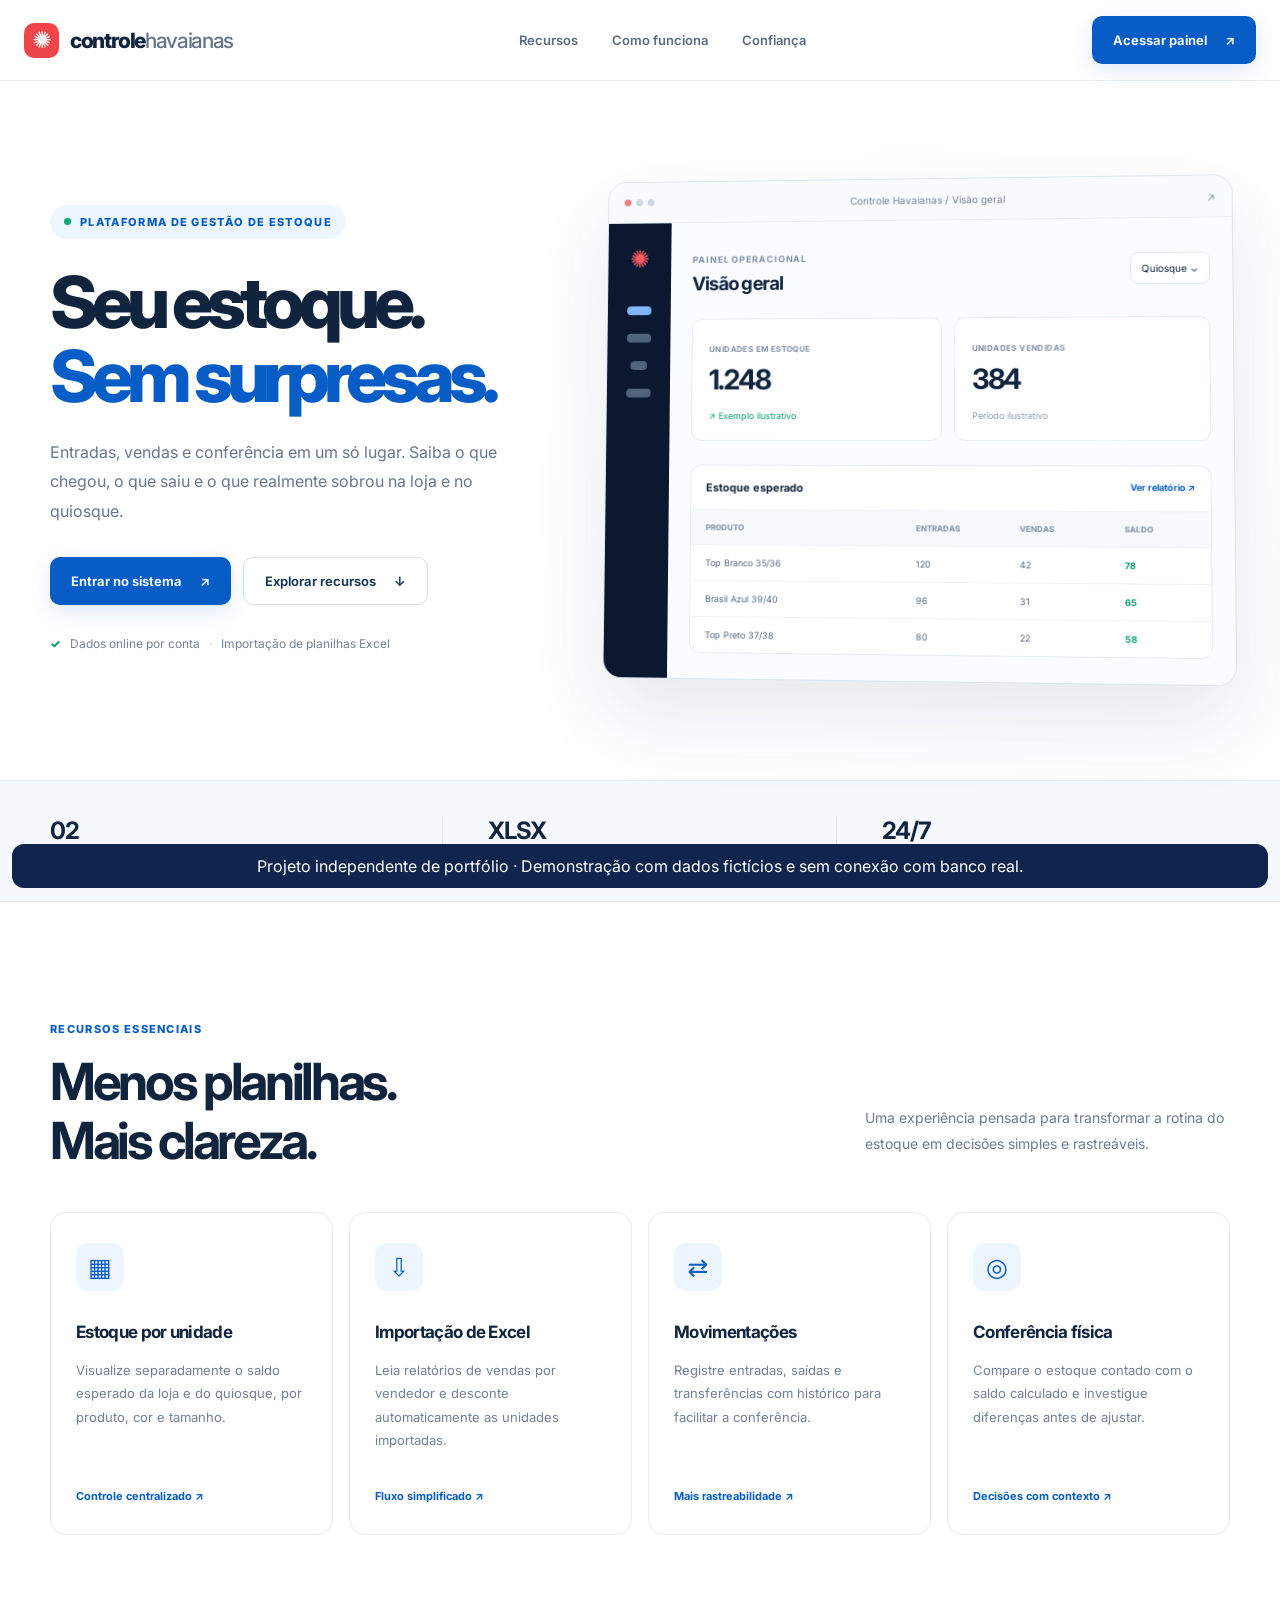
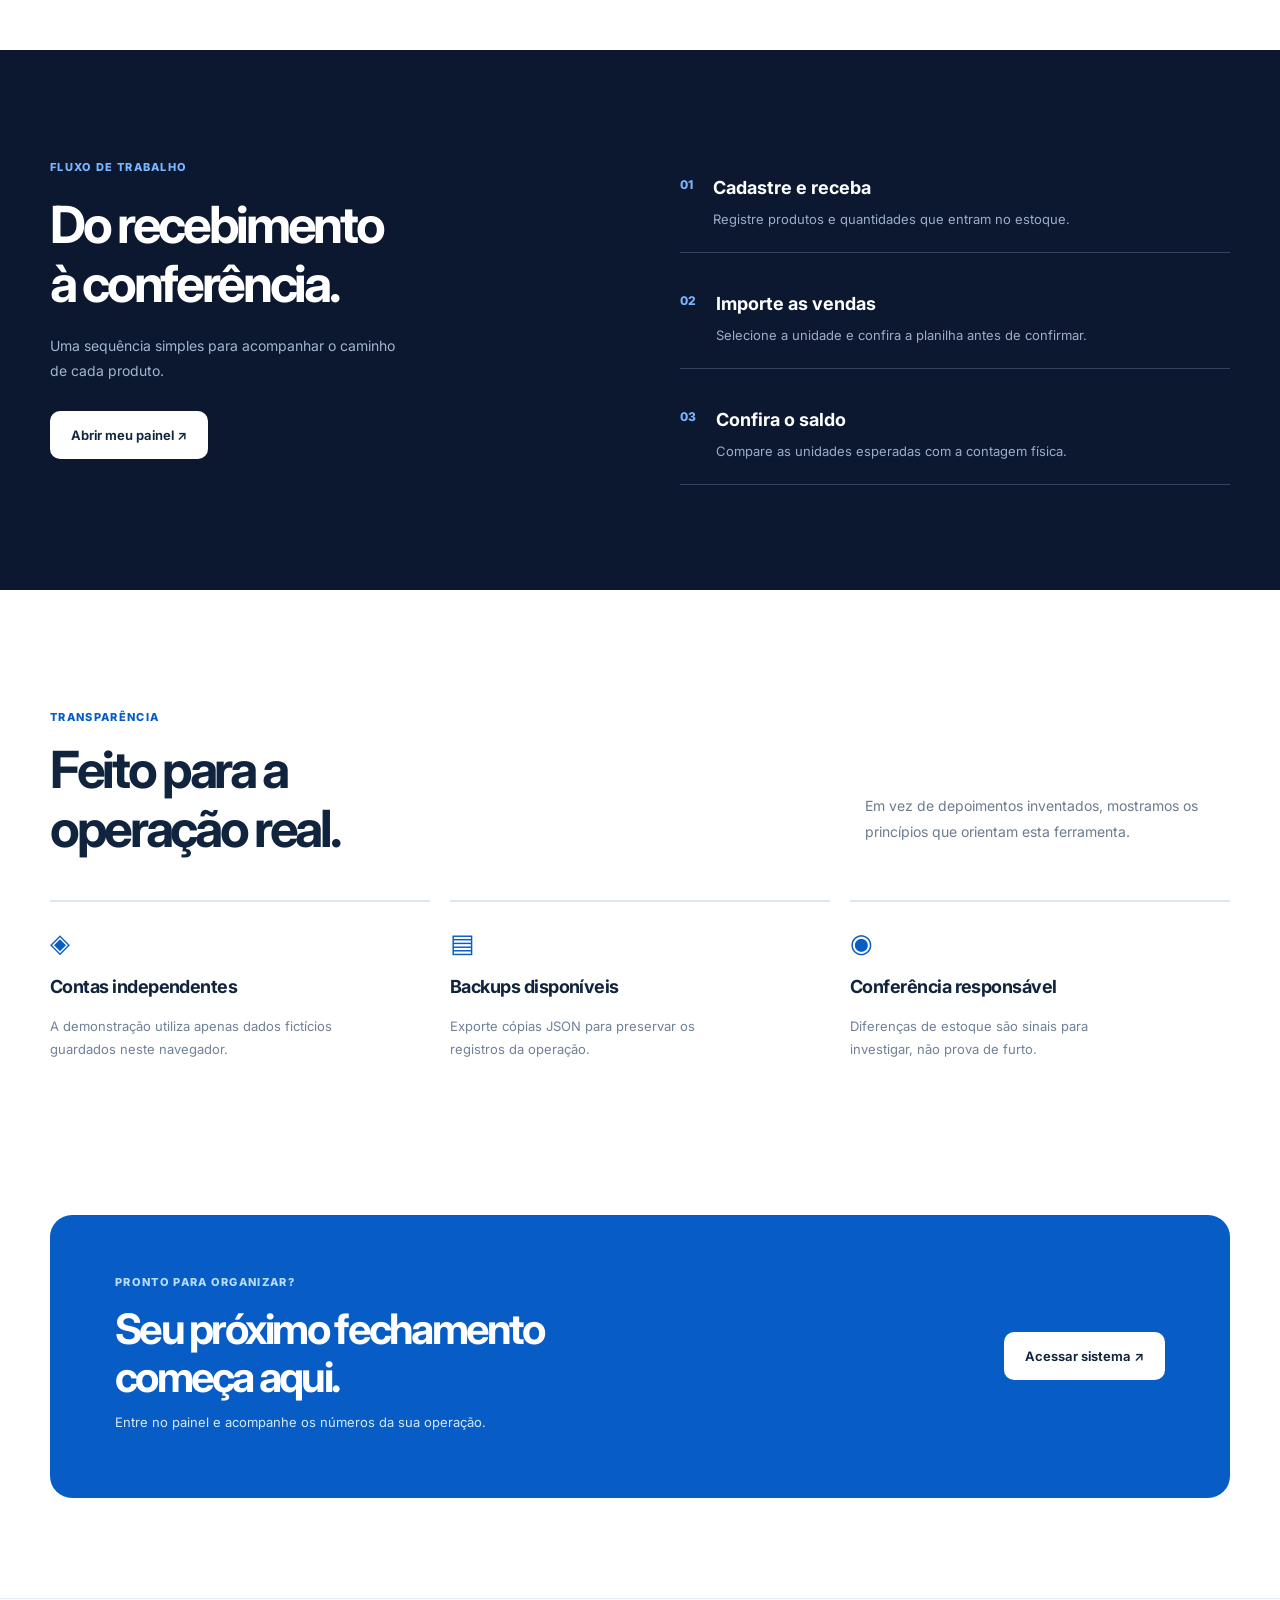
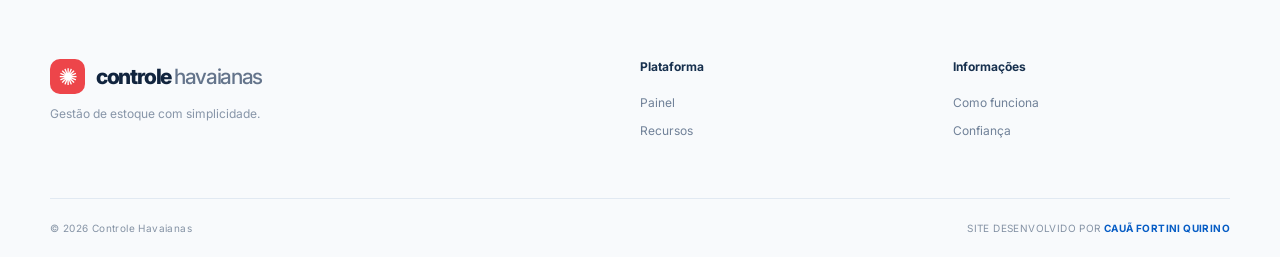
<file: portfolio/apresentacao.html>
<!doctype html><html lang="pt-BR"><head><meta charset="utf-8"><meta name="viewport" content="width=device-width,initial-scale=1"><meta name="theme-color" content="#0b1830"><meta name="description" content="Demonstração independente: gestão de estoque, vendas e conferência de loja e quiosque."><title>Controle de Estoque — Demonstração</title><link rel="preconnect" href="https://fonts.googleapis.com"><link rel="preconnect" href="https://fonts.gstatic.com" crossorigin><link href="https://fonts.googleapis.com/css2?family=Inter:wght@400;500;600;700;800&display=swap" rel="stylesheet"><link rel="stylesheet" href="assets/css/landing.css"></head><body>
<header class="nav"><div class="nav-inner"><a href="#inicio" class="logo" aria-label="Controle Havaianas início"><span class="logo-mark">✺</span><span>controle<span class="logo-light">havaianas</span></span></a><nav aria-label="Navegação principal"><a href="#recursos">Recursos</a><a href="#como-funciona">Como funciona</a><a href="#confianca">Confiança</a></nav><a class="btn btn-primary nav-cta" href="index.html">Acessar painel <span aria-hidden="true">↗</span></a></div></header>
<main><section class="hero wrap" id="inicio"><div class="hero-copy"><span class="eyebrow"><span class="status-dot"></span> PLATAFORMA DE GESTÃO DE ESTOQUE</span><h1>Seu estoque.<br><span>Sem surpresas.</span></h1><p>Entradas, vendas e conferência em um só lugar. Saiba o que chegou, o que saiu e o que realmente sobrou na loja e no quiosque.</p><div class="actions"><a class="btn btn-primary" href="index.html">Entrar no sistema <span aria-hidden="true">↗</span></a><a class="btn btn-outline" href="#recursos">Explorar recursos <span aria-hidden="true">↓</span></a></div><div class="hero-note"><span class="note-icon">✓</span> Dados online por conta <span class="separator">·</span> Importação de planilhas Excel</div></div><div class="mock" aria-label="Ilustração do painel de estoque"><div class="mock-top"><div class="dots"><i></i><i></i><i></i></div><span>Controle Havaianas / Visão geral</span><span>↗</span></div><div class="mock-body"><div class="mock-side"><div class="mock-brand">✺</div><div class="mock-nav active"></div><div class="mock-nav"></div><div class="mock-nav short"></div><div class="mock-nav"></div></div><div class="mock-main"><div class="mock-heading"><div><small>PAINEL OPERACIONAL</small><h3>Visão geral</h3></div><span class="mock-select">Quiosque ⌄</span></div><div class="mock-stats"><div><small>UNIDADES EM ESTOQUE</small><strong>1.248</strong><span class="positive">↗ Exemplo ilustrativo</span></div><div><small>UNIDADES VENDIDAS</small><strong>384</strong><span>Período ilustrativo</span></div></div><div class="mock-table"><div class="mock-table-title">Estoque esperado <span>Ver relatório ↗</span></div><div class="mock-row head"><span>PRODUTO</span><span>ENTRADAS</span><span>VENDAS</span><span>SALDO</span></div><div class="mock-row"><span>Top Branco 35/36</span><span>120</span><span>42</span><b>78</b></div><div class="mock-row"><span>Brasil Azul 39/40</span><span>96</span><span>31</span><b>65</b></div><div class="mock-row"><span>Top Preto 37/38</span><span>80</span><span>22</span><b>58</b></div></div></div></div></div></section>
<section class="metrics"><div class="wrap metric-inner"><div><strong>02</strong><span>Localizações: loja e quiosque</span></div><div><strong>XLSX</strong><span>Importação de relatórios</span></div><div><strong>24/7</strong><span>Acesso online, quando disponível</span></div></div></section>
<section class="section wrap" id="recursos"><div class="section-head"><div><span class="kicker">RECURSOS ESSENCIAIS</span><h2>Menos planilhas.<br>Mais clareza.</h2></div><p>Uma experiência pensada para transformar a rotina do estoque em decisões simples e rastreáveis.</p></div><div class="features"><article class="feature"><div class="feature-icon">▦</div><h3>Estoque por unidade</h3><p>Visualize separadamente o saldo esperado da loja e do quiosque, por produto, cor e tamanho.</p><span>Controle centralizado ↗</span></article><article class="feature"><div class="feature-icon">⇩</div><h3>Importação de Excel</h3><p>Leia relatórios de vendas por vendedor e desconte automaticamente as unidades importadas.</p><span>Fluxo simplificado ↗</span></article><article class="feature"><div class="feature-icon">⇄</div><h3>Movimentações</h3><p>Registre entradas, saídas e transferências com histórico para facilitar a conferência.</p><span>Mais rastreabilidade ↗</span></article><article class="feature"><div class="feature-icon">◎</div><h3>Conferência física</h3><p>Compare o estoque contado com o saldo calculado e investigue diferenças antes de ajustar.</p><span>Decisões com contexto ↗</span></article></div></section>
<section class="dark-section" id="como-funciona"><div class="wrap dark-inner"><div><span class="kicker">FLUXO DE TRABALHO</span><h2>Do recebimento<br>à conferência.</h2><p>Uma sequência simples para acompanhar o caminho de cada produto.</p><a class="btn btn-white" href="index.html">Abrir meu painel ↗</a></div><div class="steps"><div><span>01</span><div><h3>Cadastre e receba</h3><p>Registre produtos e quantidades que entram no estoque.</p></div></div><div><span>02</span><div><h3>Importe as vendas</h3><p>Selecione a unidade e confira a planilha antes de confirmar.</p></div></div><div><span>03</span><div><h3>Confira o saldo</h3><p>Compare as unidades esperadas com a contagem física.</p></div></div></div></div></section>
<section class="section wrap" id="confianca"><div class="section-head"><div><span class="kicker">TRANSPARÊNCIA</span><h2>Feito para a<br>operação real.</h2></div><p>Em vez de depoimentos inventados, mostramos os princípios que orientam esta ferramenta.</p></div><div class="trust-grid"><div><span class="trust-icon">◈</span><h3>Contas independentes</h3><p>A demonstração utiliza apenas dados fictícios guardados neste navegador.</p></div><div><span class="trust-icon">▤</span><h3>Backups disponíveis</h3><p>Exporte cópias JSON para preservar os registros da operação.</p></div><div><span class="trust-icon">◉</span><h3>Conferência responsável</h3><p>Diferenças de estoque são sinais para investigar, não prova de furto.</p></div></div></section>
<section class="cta-section wrap"><div><span class="kicker">PRONTO PARA ORGANIZAR?</span><h2>Seu próximo fechamento<br>começa aqui.</h2><p>Entre no painel e acompanhe os números da sua operação.</p></div><a class="btn btn-white" href="index.html">Acessar sistema ↗</a></section></main>
<footer class="footer"><div class="wrap footer-grid"><div><a href="#inicio" class="logo"><span class="logo-mark">✺</span>controle<span class="logo-light">havaianas</span></a><p>Gestão de estoque com simplicidade.</p></div><div><strong>Plataforma</strong><a href="index.html">Painel</a><a href="#recursos">Recursos</a></div><div><strong>Informações</strong><a href="#como-funciona">Como funciona</a><a href="#confianca">Confiança</a></div></div><div class="wrap footer-bottom"><span>© <span id="year"></span> Controle Havaianas</span><span>SITE DESENVOLVIDO POR <b>CAUÃ FORTINI QUIRINO</b></span></div></footer><script src="assets/js/landing.js"></script><div style="position:fixed;bottom:12px;left:12px;right:12px;z-index:999;background:#10254d;color:white;padding:12px 18px;border-radius:12px;text-align:center">Projeto independente de portfólio · Demonstração com dados fictícios e sem conexão com banco real.</div></body></html>
</file>
<file: portfolio/assets/css/landing.css>
:root{font-family:Inter,system-ui,sans-serif;color:#11243e;background:#fff;scroll-behavior:smooth}*{box-sizing:border-box}body{margin:0}a{color:inherit;text-decoration:none}button,a{ -webkit-tap-highlight-color:transparent}a:focus-visible{outline:3px solid #60a5fa;outline-offset:4px;border-radius:4px}.wrap{width:min(1180px,calc(100% - 48px));margin:auto}.nav{position:sticky;top:0;z-index:10;background:#ffffffeb;backdrop-filter:blur(18px);border-bottom:1px solid #e9edf3}.nav-inner{width:min(1240px,calc(100% - 48px));margin:auto;min-height:80px;display:flex;align-items:center;justify-content:space-between;gap:20px}.logo{display:inline-flex;align-items:center;gap:3px;font-weight:800;letter-spacing:-.065em;font-size:21px;white-space:nowrap}.logo-light{font-weight:500;color:#64748b}.logo-mark{display:inline-grid;place-items:center;background:#ed454a;color:white;width:35px;height:35px;border-radius:10px;font-size:23px;margin-right:8px}.nav nav{display:flex;gap:34px;color:#5b6b7e;font-size:13px;font-weight:600}.nav nav a:hover{color:#075dc5}.btn{display:inline-flex;justify-content:center;align-items:center;gap:18px;min-height:48px;padding:0 21px;border-radius:10px;font-weight:650;font-size:13px;transition:transform .2s,background .2s,box-shadow .2s}.btn:hover{transform:translateY(-2px)}.btn-primary{background:#075dc5;color:white;box-shadow:0 7px 22px #075dc521}.btn-primary:hover{background:#034da8}.btn-outline{border:1px solid #d4dfeb;color:#163454;background:#fff}.btn-outline:hover{background:#f4f8fc}.hero{display:grid;grid-template-columns:.88fr 1.12fr;gap:55px;align-items:center;min-height:650px;padding-top:95px;padding-bottom:100px}.eyebrow,.kicker{display:inline-flex;align-items:center;gap:9px;font-size:11px;font-weight:800;letter-spacing:.12em;color:#075dc5}.eyebrow{padding:10px 14px;background:#edf5ff;border-radius:100px}.status-dot{height:7px;width:7px;border-radius:50%;background:#10a977}.hero h1{font-size:clamp(52px,5.6vw,82px);letter-spacing:-.085em;line-height:1.04;margin:26px 0 24px;font-weight:800}.hero h1 span{color:#075dc5}.hero-copy>p{max-width:490px;font-size:16px;line-height:1.85;color:#66768b}.actions{display:flex;flex-wrap:wrap;gap:12px;margin:31px 0}.hero-note{font-size:12px;color:#74849a;display:flex;align-items:center;flex-wrap:wrap;gap:9px}.note-icon{color:#0a9b6a;font-weight:800}.separator{color:#b4c2d1}.mock{border:1px solid #dce5ef;border-radius:19px;background:#fff;box-shadow:0 36px 80px #173a631c;overflow:hidden;transform:perspective(1000px) rotateY(-3deg) rotateX(2deg)}.mock-top{height:42px;background:#f9fbfe;border-bottom:1px solid #e8edf4;display:flex;align-items:center;justify-content:space-between;padding:0 16px;color:#718198;font-size:10px}.dots{display:flex;gap:5px}.dots i{width:7px;height:7px;border-radius:50%;background:#cbd5e1}.dots i:first-child{background:#f07d7d}.mock-body{display:flex;min-height:350px}.mock-side{width:65px;background:#0b1830;padding:22px 17px;display:flex;align-items:center;flex-direction:column;gap:19px}.mock-brand{color:#ff5d61;font-size:24px;margin-bottom:15px}.mock-nav{width:25px;height:9px;background:#52647c;border-radius:4px}.mock-nav.short{width:17px}.mock-nav.active{background:#80b6ff}.mock-main{flex:1;min-width:0;padding:25px 22px;background:#fafcff}.mock-heading{display:flex;justify-content:space-between;align-items:center;gap:8px}.mock-heading small{font-size:9px;letter-spacing:.1em;color:#8090a6;font-weight:700}.mock-heading h3{margin:6px 0 0;font-size:19px;letter-spacing:-.04em}.mock-select{background:white;border:1px solid #e0e8f1;padding:9px 10px;border-radius:8px;font-size:10px}.mock-stats{display:grid;grid-template-columns:1fr 1fr;gap:12px;margin:24px 0}.mock-stats>div{background:white;border:1px solid #e6edf5;border-radius:11px;padding:17px}.mock-stats small{font-size:8px;letter-spacing:.05em;color:#8090a6;font-weight:700}.mock-stats strong{display:block;font-size:28px;letter-spacing:-.06em;margin:7px 0}.mock-stats span{font-size:9px;color:#8c9bad}.mock-stats .positive{color:#0b9b70}.mock-table{border:1px solid #e4ebf3;border-radius:11px;overflow:hidden;background:white}.mock-table-title{display:flex;justify-content:space-between;padding:15px;font-size:11px;font-weight:700}.mock-table-title span{color:#075dc5;font-size:9px}.mock-row{display:grid;grid-template-columns:2.1fr 1fr 1fr .7fr;gap:5px;padding:12px 15px;border-top:1px solid #eef2f7;font-size:9px;color:#52677d}.mock-row.head{background:#f7fafd;font-size:8px;font-weight:800;color:#8a9bb0}.mock-row b{color:#0b9b70}.metrics{background:#f5f8fc;border-block:1px solid #e8edf4}.metric-inner{display:grid;grid-template-columns:repeat(3,1fr);padding:35px 0}.metric-inner>div{display:flex;flex-direction:column;gap:6px;padding:0 45px;border-right:1px solid #e0e7f0}.metric-inner>div:first-child{padding-left:0}.metric-inner>div:last-child{border:0}.metric-inner strong{font-size:24px;letter-spacing:-.055em}.metric-inner span{font-size:12px;color:#738298}.section{padding:115px 0}.section-head{display:flex;align-items:end;justify-content:space-between;gap:30px;margin-bottom:42px}.section-head h2,.dark-inner h2,.cta-section h2{font-size:clamp(35px,4vw,54px);line-height:1.15;letter-spacing:-.065em;margin:15px 0 0}.section-head>p{max-width:365px;color:#6b7b90;font-size:14px;line-height:1.8}.features{display:grid;grid-template-columns:repeat(4,1fr);gap:16px}.feature{border:1px solid #e5ebf2;border-radius:16px;padding:30px 25px;background:#fff;transition:transform .25s,box-shadow .25s}.feature:hover{transform:translateY(-5px);box-shadow:0 16px 36px #143b6710}.feature-icon{width:48px;height:48px;display:grid;place-items:center;border-radius:12px;background:#edf5ff;color:#075dc5;font-size:25px;margin-bottom:31px}.feature h3{font-size:17px;letter-spacing:-.04em}.feature p{font-size:13px;line-height:1.8;color:#718198;min-height:112px}.feature>span{font-size:11px;color:#075dc5;font-weight:700}.dark-section{background:#0b1830;color:white}.dark-inner{padding:105px 0;display:grid;grid-template-columns:1fr 1fr;gap:80px}.dark-inner .kicker{color:#7ab6ff}.dark-inner h2{margin:20px 0}.dark-inner>div>p{color:#a4b6cc;font-size:14px;line-height:1.8;max-width:350px;margin-bottom:28px}.btn-white{background:white;color:#10243e}.btn-white:hover{background:#eaf2fc}.steps{display:grid;gap:18px}.steps>div{display:flex;gap:20px;padding:22px 0;border-bottom:1px solid #34445d}.steps>div>span{color:#79b4ff;font-size:12px;font-weight:800}.steps h3{font-size:18px;margin:0 0 10px}.steps p{color:#9caec5;font-size:13px;line-height:1.7;margin:0}.trust-grid{display:grid;grid-template-columns:repeat(3,1fr);gap:20px}.trust-grid>div{padding:25px 0;border-top:2px solid #dbe6f3}.trust-icon{color:#075dc5;font-size:26px}.trust-grid h3{font-size:18px;letter-spacing:-.03em}.trust-grid p{font-size:13px;color:#708198;line-height:1.8;max-width:300px}.cta-section{background:#075dc5;color:white;border-radius:22px;margin-bottom:100px;padding:55px 65px;display:flex;align-items:center;justify-content:space-between;gap:20px}.cta-section .kicker{color:#b8dcff}.cta-section h2{font-size:42px}.cta-section p{font-size:13px;color:#d4e7ff}.footer{background:#f8fafc;border-top:1px solid #e6edf5}.footer-grid{padding:60px 0;display:grid;grid-template-columns:2fr 1fr 1fr;gap:35px}.footer-grid p{color:#8795a8;font-size:12px}.footer-grid>div:not(:first-child){display:flex;flex-direction:column;gap:13px;font-size:12px;color:#708198}.footer-grid strong{color:#17304e;font-size:12px;margin-bottom:8px}.footer-bottom{border-top:1px solid #e1e9f2;padding:23px 0;display:flex;justify-content:space-between;gap:20px;font-size:10px;color:#8492a4;letter-spacing:.04em}.footer-bottom b{color:#075dc5}@media(max-width:1000px){.hero{gap:30px}.features{grid-template-columns:repeat(2,1fr)}.feature p{min-height:60px}.hero h1{font-size:56px}}@media(max-width:760px){.nav-inner{min-height:70px}.nav nav{display:none}.nav-cta{padding:0 12px;min-height:40px;font-size:11px}.logo{font-size:17px}.logo-mark{width:29px;height:29px;font-size:19px}.hero{grid-template-columns:1fr;padding-top:70px;padding-bottom:75px;min-height:auto}.hero h1{font-size:clamp(48px,11vw,70px)}.mock{transform:none}.metric-inner{gap:15px}.metric-inner>div{padding:0 12px}.metric-inner strong{font-size:18px}.metric-inner span{font-size:10px}.section{padding:75px 0}.section-head{display:block}.features{grid-template-columns:repeat(2,1fr)}.dark-inner{grid-template-columns:1fr;gap:25px;padding:75px 0}.trust-grid{grid-template-columns:1fr}.cta-section{padding:35px;display:block;margin-bottom:70px}.cta-section .btn{margin-top:20px}.cta-section h2{font-size:34px}.footer-grid{grid-template-columns:1fr 1fr}.footer-grid>div:first-child{grid-column:1/-1}.footer-bottom{flex-direction:column}}@media(max-width:480px){.wrap,.nav-inner{width:min(100% - 32px,1180px)}.hero h1{font-size:49px}.actions{flex-direction:column;align-items:stretch}.mock-main{padding:15px 10px}.mock-side{width:40px;padding:15px 7px}.mock-row{padding:10px 6px;font-size:7px}.mock-stats>div{padding:10px}.mock-stats strong{font-size:22px}.features{grid-template-columns:1fr}.feature p{min-height:auto}.metric-inner{grid-template-columns:1fr;gap:20px}.metric-inner>div{padding:0;border:0}.section-head h2{font-size:38px}.nav-cta{gap:4px}}
@media(prefers-reduced-motion:reduce){*,*:before,*:after{scroll-behavior:auto!important;transition:none!important}}
</file>
